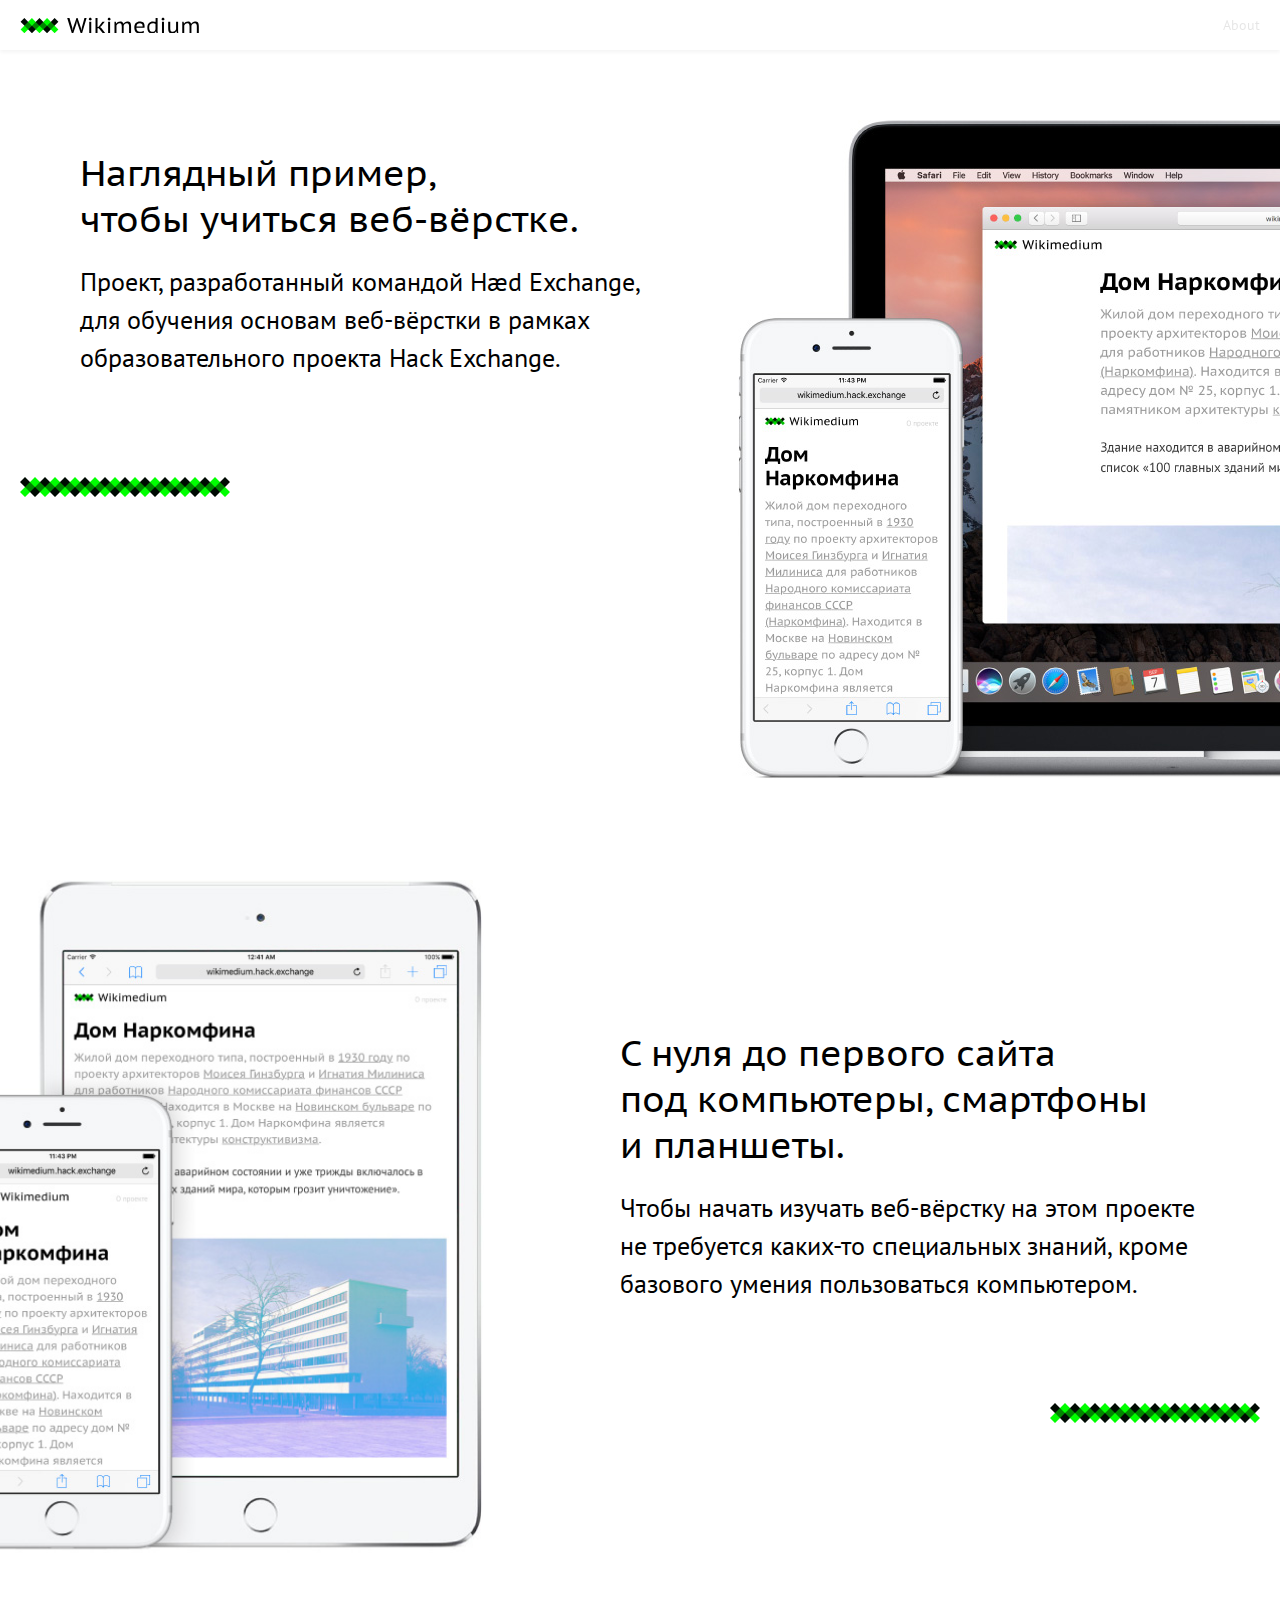
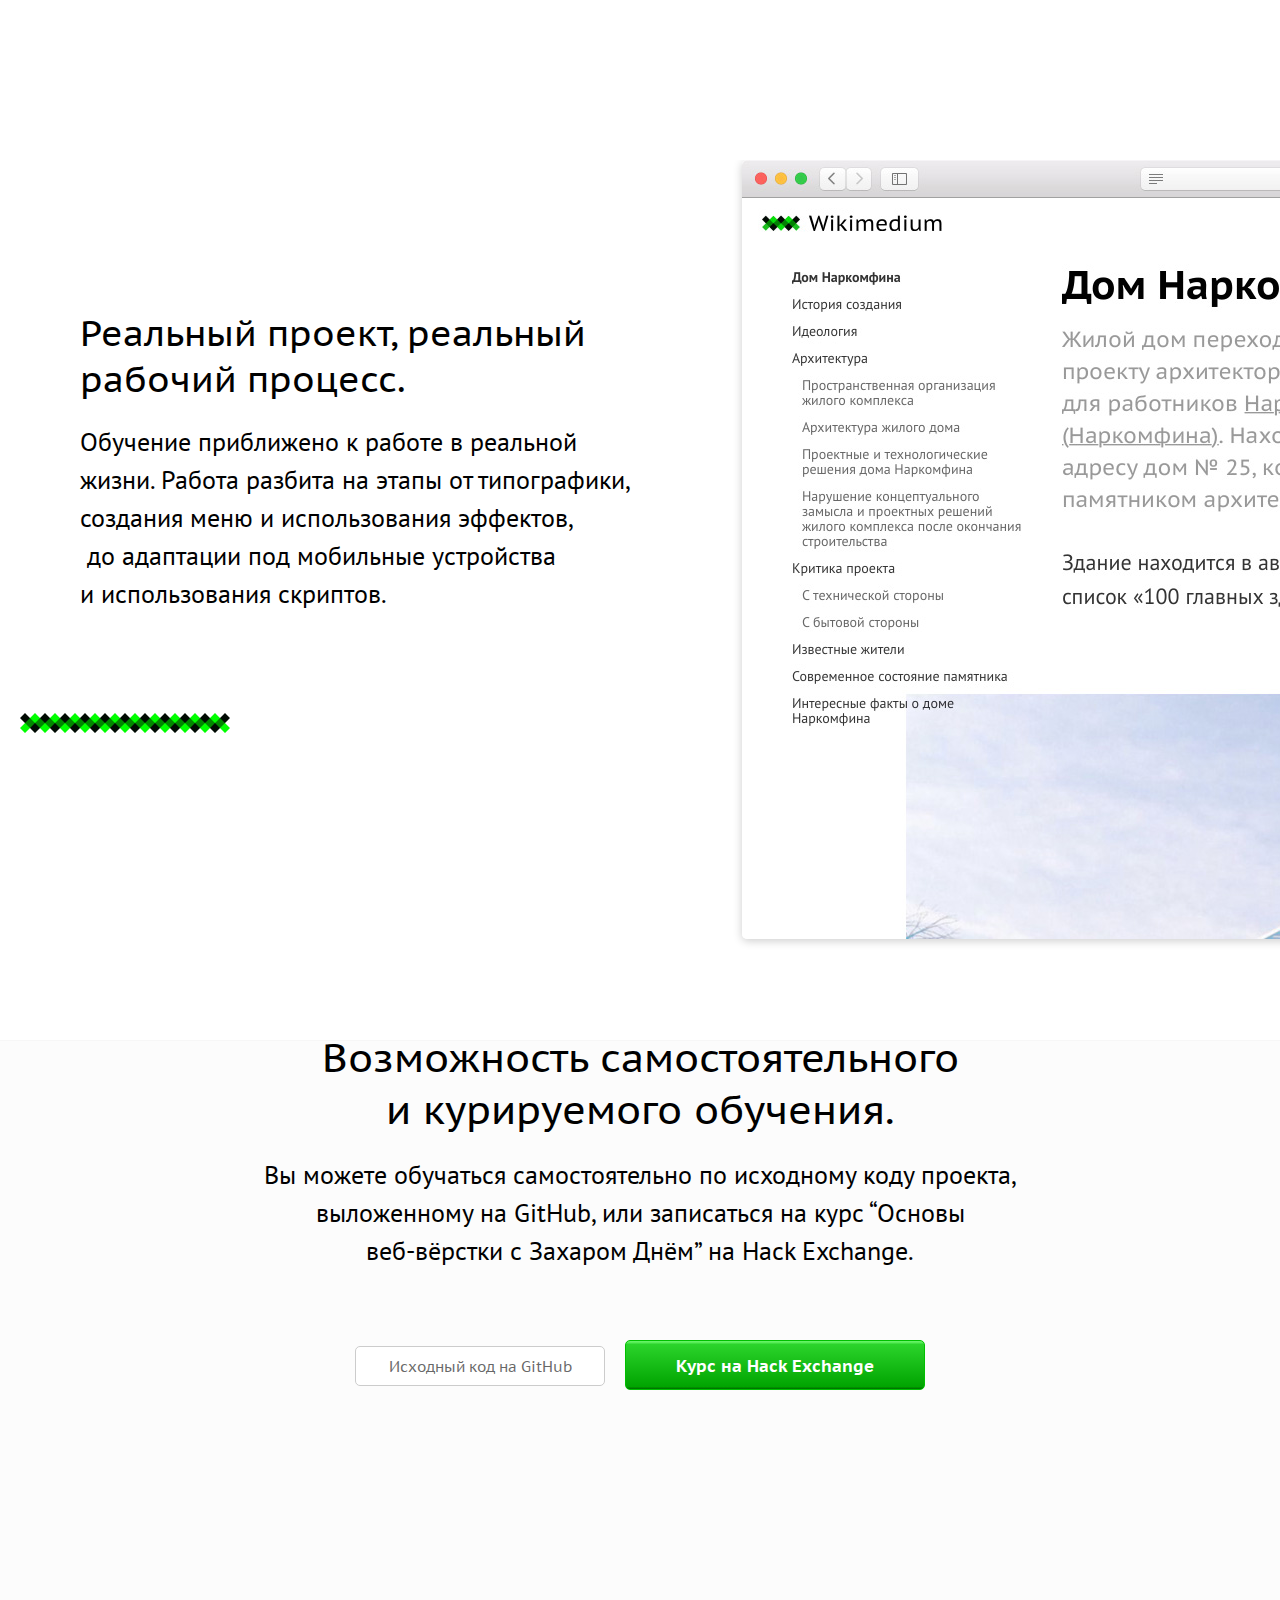
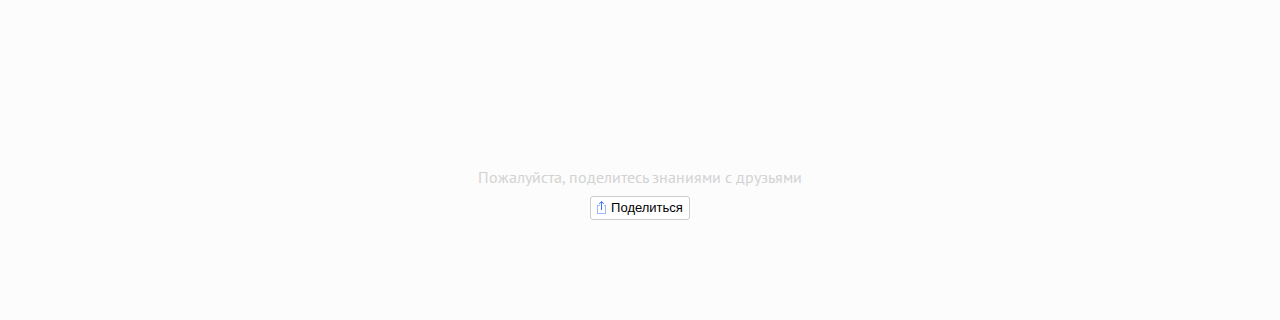
<file: index.html>
<!DOCTYPE html>
<html>
  <head>
    <meta charset="utf-8">
    <meta name="viewport"           content="width=device-width">
    <meta name="keywords"           content="бусидо самурай wikimedium moscoding">
    <meta name="description"        content="Все посты">

    <meta property="og:type"        content="article">
    <meta property="og:url"         content="http://wikimedium.hack.exchange">
    <meta property="og:title"       content="Все посты">
    <meta property="og:description" content="Все посты">
    <meta property="og:image"       content="http://wikimedium.hack.exchange/images/share.png">

    <title>Все посты</title>
    <link rel="icon" type="image/x-icon" href="favicon.ico">
    <link rel="icon" type="image/png" href="favicon.png">
    <link rel="stylesheet" href="stylesheets/style.css">
    <script src="javascripts/jquery.js" charset="utf-8"></script>
    <script src="javascripts/social-likes.min.js" charset="utf-8"></script>
  </head>
  <body class="landing">

    <section class="landingWrapper">

      <nav class="menubar">
        <div>
          <a class="logo"  href="posts_busido.html"></a>
          <a class="about" href="index.html">About</a>
        </div>
      </nav>

      <section class="mainSection left">
        <section>
          <h2>
            Наглядный пример,<br>
            чтобы учиться веб-вёрстке.
          </h2>
          <p>
            Проект, разработанный командой Hæd Exchange,<br>
            для обучения основам веб-вёрстки в рамках<br>
            образовательного проекта Hack Exchange.
          </p>
          <figure class="pattern"></figure>
        </section>

        <figure class="mockup" id="mockup1"></figure>
      </section>

      <section class="mainSection right">
        <section>
          <h2>
            С нуля до первого сайта<br>
            под компьютеры, смартфоны<br>
            и планшеты.
          </h2>
          <p>
            Чтобы начать изучать веб-вёрстку на этом проекте<br>
            не требуется каких-то специальных знаний, кроме<br>
            базового умения пользоваться компьютером.
          </p>
          <figure class="pattern"></figure>
        </section>

        <figure class="mockup" id="mockup2"></figure>
      </section>

      <section class="mainSection left">
        <section>
          <h2>
            Реальный проект, реальный<br>
            рабочий процесс.
          </h2>
          <p>
            Обучение приближено к работе в реальной<br>
            жизни. Работа разбита на этапы от типографики,<br>
            создания меню и использования эффектов,<br>
             до адаптации под мобильные устройства <br>
            и использования скриптов.
          </p>
          <figure class="pattern"></figure>
        </section>

        <figure class="mockup" id="mockup3"></figure>
      </section>

      <section class="mainSection center">
        <section>
          <h2>
            Возможность самостоятельного<br>
            и курируемого обучения.
          </h2>
          <p>
            Вы можете обучаться самостоятельно по исходному<br class="compact">
            коду проекта,<br class="full">
            выложенному на GitHub, или записаться<br class="compact">
            на курс “Основы<br class="full">
            веб-вёрстки с Захаром Днём”<br class="compact">
            на Hack Exchange.
          </p>

          <nav>
            <a class="btn small white" href="#">Исходный код на GitHub</a>
            <a class="btn large green" href="#">Курс на Hack Exchange</a>
          </nav>
        </section>

        <footer class="share">
          <p>Пожалуйста, поделитесь знаниями с друзьями</p>

          <div class="social-likes social-likes_single" data-counters="no" data-url="http://wikimedium.hack.exchange" data-single-title="Поделиться">
            <div class="facebook" title="Поделиться ссылкой на Фейсбуке">Facebook</div>
            <div class="twitter" title="Поделиться ссылкой в Твиттере">Twitter</div>
            <div class="vkontakte" title="Поделиться ссылкой во Вконтакте">Вконтакте</div>
          </div>
        </footer>
      </section>
    </section>

  </body>
</html>
</file>
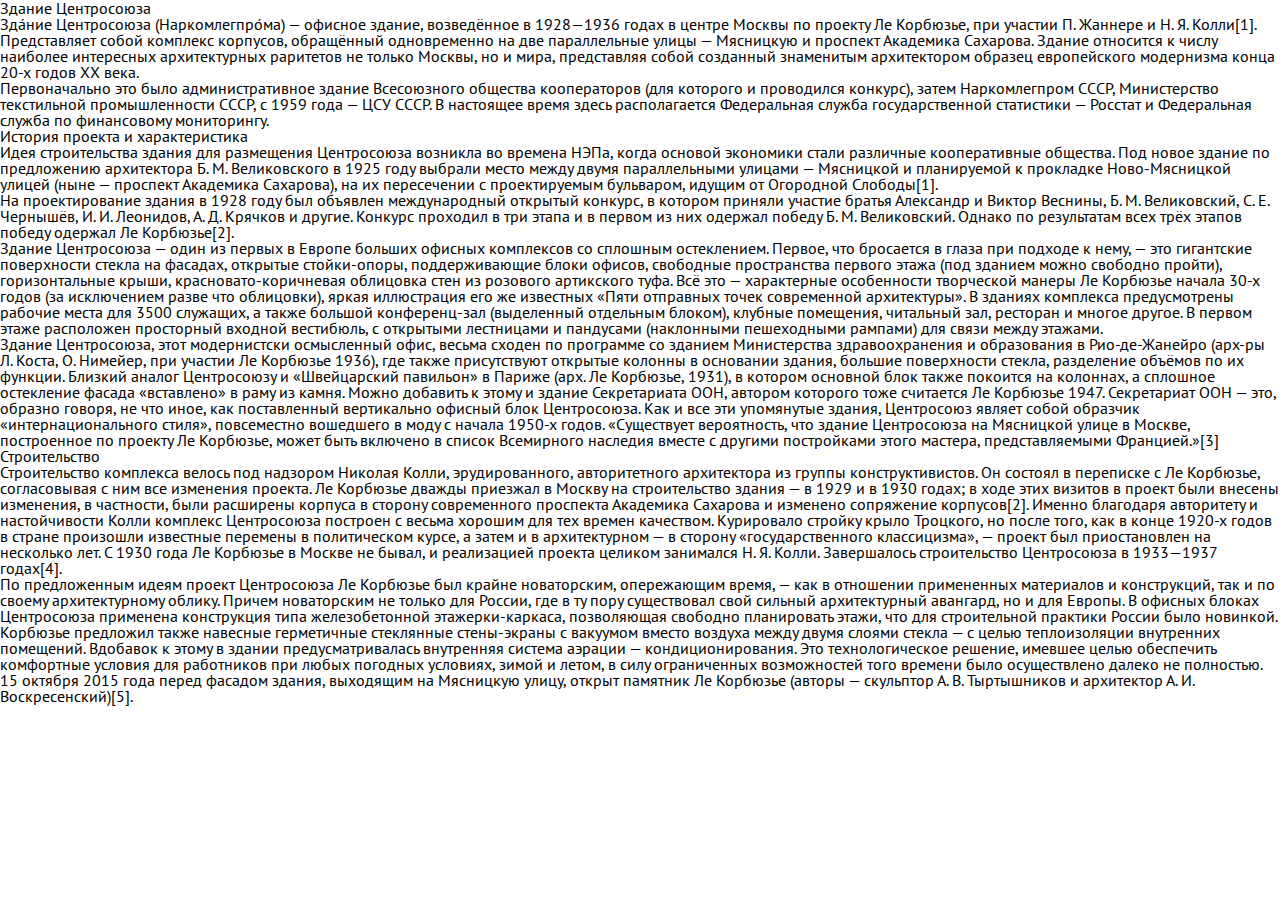
<file: centrosouz.html>
<!DOCTYPE html>
<html>
  <head>
    <meta charset="utf-8">
    <title>Здание Центросоюза</title>
    <link rel="stylesheet" href="stylesheets/style.css">

  </head>
  <body>
    <h1>Здание Центросоюза</h1>
    <p>Зда́ние <a target="_blank" href="https://ru.wikipedia.org/wiki/%D0%A6%D0%B5%D0%BD%D1%82%D1%80%D0%BE%D1%81%D0%BE%D1%8E%D0%B7">Центросоюза</a> (Наркомлегпро́ма) — офисное здание, возведённое в 1928—1936 годах в центре Москвы по проекту <a target="_blank" href="https://ru.wikipedia.org/wiki/%D0%9B%D0%B5_%D0%9A%D0%BE%D1%80%D0%B1%D1%8E%D0%B7%D1%8C%D0%B5">Ле Корбюзье</a>, при участии <a target="_blank" href="https://ru.wikipedia.org/wiki/%D0%96%D0%B0%D0%BD%D0%BD%D0%B5%D1%80%D0%B5,_%D0%9F%D1%8C%D0%B5%D1%80">П. Жаннере</a> и <a target="_blank" href="https://ru.wikipedia.org/wiki/%D0%9A%D0%BE%D0%BB%D0%BB%D0%B8,_%D0%9D%D0%B8%D0%BA%D0%BE%D0%BB%D0%B0%D0%B9_%D0%94%D0%B6%D0%B5%D0%BC%D1%81%D0%BE%D0%B2%D0%B8%D1%87">Н. Я. Колли</a>[1]. Представляет собой комплекс корпусов, обращённый одновременно на две параллельные улицы — <a target="_blank" href="https://ru.wikipedia.org/wiki/%D0%9C%D1%8F%D1%81%D0%BD%D0%B8%D1%86%D0%BA%D0%B0%D1%8F_%D1%83%D0%BB%D0%B8%D1%86%D0%B0">Мясницкую</a> и <a target="_blank" href="https://ru.wikipedia.org/wiki/%D0%9F%D1%80%D0%BE%D1%81%D0%BF%D0%B5%D0%BA%D1%82_%D0%90%D0%BA%D0%B0%D0%B4%D0%B5%D0%BC%D0%B8%D0%BA%D0%B0_%D0%A1%D0%B0%D1%85%D0%B0%D1%80%D0%BE%D0%B2%D0%B0_(%D0%9C%D0%BE%D1%81%D0%BA%D0%B2%D0%B0)">проспект Академика Сахарова</a>. Здание относится к числу наиболее интересных архитектурных раритетов не только Москвы, но и мира, представляя собой созданный знаменитым архитектором образец европейского <a target="_blank" href="https://ru.wikipedia.org/wiki/%D0%90%D1%80%D1%85%D0%B8%D1%82%D0%B5%D0%BA%D1%82%D1%83%D1%80%D0%BD%D1%8B%D0%B9_%D0%BC%D0%BE%D0%B4%D0%B5%D1%80%D0%BD%D0%B8%D0%B7%D0%BC">модернизма</a> конца 20-х годов XX века.</p>
    <p>Первоначально это было административное здание Всесоюзного общества кооператоров (для которого и проводился конкурс), затем Наркомлегпром СССР, Министерство текстильной промышленности СССР, с <a target="_blank" href="https://ru.wikipedia.org/wiki/1959_%D0%B3%D0%BE%D0%B4">1959 года</a> — ЦСУ СССР. В настоящее время здесь располагается <a target="_blank" href="https://ru.wikipedia.org/wiki/%D0%A4%D0%B5%D0%B4%D0%B5%D1%80%D0%B0%D0%BB%D1%8C%D0%BD%D0%B0%D1%8F_%D1%81%D0%BB%D1%83%D0%B6%D0%B1%D0%B0_%D0%B3%D0%BE%D1%81%D1%83%D0%B4%D0%B0%D1%80%D1%81%D1%82%D0%B2%D0%B5%D0%BD%D0%BD%D0%BE%D0%B9_%D1%81%D1%82%D0%B0%D1%82%D0%B8%D1%81%D1%82%D0%B8%D0%BA%D0%B8">Федеральная служба государственной статистики</a> — Росстат и <a target="_blank" href="https://ru.wikipedia.org/wiki/%D0%A4%D0%B5%D0%B4%D0%B5%D1%80%D0%B0%D0%BB%D1%8C%D0%BD%D0%B0%D1%8F_%D1%81%D0%BB%D1%83%D0%B6%D0%B1%D0%B0_%D0%BF%D0%BE_%D1%84%D0%B8%D0%BD%D0%B0%D0%BD%D1%81%D0%BE%D0%B2%D0%BE%D0%BC%D1%83_%D0%BC%D0%BE%D0%BD%D0%B8%D1%82%D0%BE%D1%80%D0%B8%D0%BD%D0%B3%D1%83">Федеральная служба по финансовому мониторингу</a>.</p>

    <h2>История проекта и характеристика</h2>
    <p>Идея строительства здания для размещения Центросоюза возникла во времена <a target="_blank" href="https://ru.wikipedia.org/wiki/%D0%9D%D0%BE%D0%B2%D0%B0%D1%8F_%D1%8D%D0%BA%D0%BE%D0%BD%D0%BE%D0%BC%D0%B8%D1%87%D0%B5%D1%81%D0%BA%D0%B0%D1%8F_%D0%BF%D0%BE%D0%BB%D0%B8%D1%82%D0%B8%D0%BA%D0%B0">НЭПа</a>, когда основой экономики стали различные кооперативные общества. Под новое здание по предложению архитектора <a target="_blank" href="https://ru.wikipedia.org/wiki/%D0%92%D0%B5%D0%BB%D0%B8%D0%BA%D0%BE%D0%B2%D1%81%D0%BA%D0%B8%D0%B9,_%D0%91%D0%BE%D1%80%D0%B8%D1%81_%D0%9C%D0%B8%D1%85%D0%B0%D0%B9%D0%BB%D0%BE%D0%B2%D0%B8%D1%87">Б. М. Великовского</a> в 1925 году выбрали место между двумя параллельными улицами — <a target="_blank" href="https://ru.wikipedia.org/wiki/%D0%9C%D1%8F%D1%81%D0%BD%D0%B8%D1%86%D0%BA%D0%B0%D1%8F_%D1%83%D0%BB%D0%B8%D1%86%D0%B0">Мясницкой</a> и планируемой к прокладке Ново-Мясницкой улицей (ныне — <a target="_blank" href="https://ru.wikipedia.org/wiki/%D0%9F%D1%80%D0%BE%D1%81%D0%BF%D0%B5%D0%BA%D1%82_%D0%90%D0%BA%D0%B0%D0%B4%D0%B5%D0%BC%D0%B8%D0%BA%D0%B0_%D0%A1%D0%B0%D1%85%D0%B0%D1%80%D0%BE%D0%B2%D0%B0_(%D0%9C%D0%BE%D1%81%D0%BA%D0%B2%D0%B0)">проспект Академика Сахарова</a>), на их пересечении с проектируемым бульваром, идущим от <a target="_blank" href="https://ru.wikipedia.org/wiki/%D0%9F%D0%B5%D1%80%D0%B5%D1%83%D0%BB%D0%BE%D0%BA_%D0%9E%D0%B3%D0%BE%D1%80%D0%BE%D0%B4%D0%BD%D0%B0%D1%8F_%D0%A1%D0%BB%D0%BE%D0%B1%D0%BE%D0%B4%D0%B0">Огородной Слободы</a>[1].</p>
    <p>На проектирование здания в 1928 году был объявлен международный открытый конкурс, в котором приняли участие братья <a target="_blank" href="https://ru.wikipedia.org/wiki/%D0%92%D0%B5%D1%81%D0%BD%D0%B8%D0%BD,_%D0%90%D0%BB%D0%B5%D0%BA%D1%81%D0%B0%D0%BD%D0%B4%D1%80_%D0%90%D0%BB%D0%B5%D0%BA%D1%81%D0%B0%D0%BD%D0%B4%D1%80%D0%BE%D0%B2%D0%B8%D1%87">Александр</a> и <a target="_blank" href="https://ru.wikipedia.org/wiki/%D0%92%D0%B5%D1%81%D0%BD%D0%B8%D0%BD,_%D0%92%D0%B8%D0%BA%D1%82%D0%BE%D1%80_%D0%90%D0%BB%D0%B5%D0%BA%D1%81%D0%B0%D0%BD%D0%B4%D1%80%D0%BE%D0%B2%D0%B8%D1%87">Виктор</a> <a target="_blank" href="https://ru.wikipedia.org/wiki/%D0%92%D0%B5%D1%81%D0%BD%D0%B8%D0%BD%D1%8B">Веснины</a>, Б. М. Великовский, <a target="_blank" href="https://ru.wikipedia.org/wiki/%D0%A7%D0%B5%D1%80%D0%BD%D1%8B%D1%88%D1%91%D0%B2,_%D0%A1%D0%B5%D1%80%D0%B3%D0%B5%D0%B9_%D0%95%D0%B3%D0%BE%D1%80%D0%BE%D0%B2%D0%B8%D1%87">С. Е. Чернышёв</a>, <a target="_blank" href="https://ru.wikipedia.org/wiki/%D0%9B%D0%B5%D0%BE%D0%BD%D0%B8%D0%B4%D0%BE%D0%B2,_%D0%98%D0%B2%D0%B0%D0%BD_%D0%98%D0%BB%D1%8C%D0%B8%D1%87">И. И. Леонидов</a>, <a target="_blank" href="https://ru.wikipedia.org/wiki/%D0%9A%D1%80%D1%8F%D1%87%D0%BA%D0%BE%D0%B2,_%D0%90%D0%BD%D0%B4%D1%80%D0%B5%D0%B9_%D0%94%D0%BC%D0%B8%D1%82%D1%80%D0%B8%D0%B5%D0%B2%D0%B8%D1%87">А. Д. Крячков</a> и другие. Конкурс проходил в три этапа и в первом из них одержал победу Б. М. Великовский. Однако по результатам всех трёх этапов победу одержал <a target="_blank" href="https://ru.wikipedia.org/wiki/%D0%9B%D0%B5_%D0%9A%D0%BE%D1%80%D0%B1%D1%8E%D0%B7%D1%8C%D0%B5">Ле Корбюзье</a>[2].</p>
    <p>Здание Центросоюза — один из первых в Европе больших офисных комплексов со сплошным остеклением. Первое, что бросается в глаза при подходе к нему, — это гигантские поверхности стекла на фасадах, открытые стойки-опоры, поддерживающие блоки офисов, свободные пространства первого этажа (под зданием можно свободно пройти), горизонтальные крыши, красновато-коричневая облицовка стен из розового артикского туфа. Всё это — характерные особенности творческой манеры Ле Корбюзье начала 30-х годов (за исключением разве что облицовки), яркая иллюстрация его же известных «<a target="_blank" href="https://ru.wikipedia.org/wiki/%D0%9F%D1%8F%D1%82%D1%8C_%D0%BE%D1%82%D0%BF%D1%80%D0%B0%D0%B2%D0%BD%D1%8B%D1%85_%D1%82%D0%BE%D1%87%D0%B5%D0%BA_%D1%81%D0%BE%D0%B2%D1%80%D0%B5%D0%BC%D0%B5%D0%BD%D0%BD%D0%BE%D0%B9_%D0%B0%D1%80%D1%85%D0%B8%D1%82%D0%B5%D0%BA%D1%82%D1%83%D1%80%D1%8B">Пяти отправных точек современной архитектуры</a>». В зданиях комплекса предусмотрены рабочие места для 3500 служащих, а также большой конференц-зал (выделенный отдельным блоком), клубные помещения, читальный зал, ресторан и многое другое. В первом этаже расположен просторный входной <a target="_blank" href="https://ru.wikipedia.org/wiki/%D0%92%D0%B5%D1%81%D1%82%D0%B8%D0%B1%D1%8E%D0%BB%D1%8C">вестибюль</a>, с открытыми лестницами и пандусами (наклонными пешеходными рампами) для связи между этажами.</p>
    <p>Здание Центросоюза, этот модернистски осмысленный офис, весьма сходен по программе со зданием Министерства здравоохранения и образования в Рио-де-Жанейро (арх-ры Л. Коста, <a target="_blank" href="https://ru.wikipedia.org/wiki/%D0%9D%D0%B8%D0%BC%D0%B5%D0%B9%D0%B5%D1%80,_%D0%9E%D1%81%D0%BA%D0%B0%D1%80">О. Нимейер</a>, при участии Ле Корбюзье <a target="_blank" href="https://ru.wikipedia.org/wiki/1936">1936</a>), где также присутствуют открытые колонны в основании здания, большие поверхности стекла, разделение объёмов по их функции. Близкий аналог Центросоюзу и «Швейцарский павильон» в Париже (арх. Ле Корбюзье, <a target="_blank" href="https://ru.wikipedia.org/wiki/1931">1931</a>), в котором основной блок также покоится на колоннах, а сплошное остекление фасада «вставлено» в раму из камня. Можно добавить к этому и здание Секретариата ООН, автором которого тоже считается Ле Корбюзье <a target="_blank" href="https://ru.wikipedia.org/wiki/1947">1947</a>. Секретариат ООН — это, образно говоря, не что иное, как поставленный вертикально офисный блок Центросоюза. Как и все эти упомянутые здания, Центросоюз являет собой образчик «<a target="_blank" href="https://ru.wikipedia.org/wiki/%D0%98%D0%BD%D1%82%D0%B5%D1%80%D0%BD%D0%B0%D1%86%D0%B8%D0%BE%D0%BD%D0%B0%D0%BB%D1%8C%D0%BD%D1%8B%D0%B9_%D1%81%D1%82%D0%B8%D0%BB%D1%8C">интернационального стиля</a>», повсеместно вошедшего в моду с начала 1950-х годов. «Существует вероятность, что здание Центросоюза на Мясницкой улице в Москве, построенное по проекту Ле Корбюзье, может быть включено в список <a target="_blank" href="https://ru.wikipedia.org/wiki/%D0%92%D1%81%D0%B5%D0%BC%D0%B8%D1%80%D0%BD%D0%BE%D0%B5_%D0%BD%D0%B0%D1%81%D0%BB%D0%B5%D0%B4%D0%B8%D0%B5">Всемирного наследия</a> вместе с другими постройками этого мастера, представляемыми Францией.»[3]</p>

    <h2>Строительство</h2>
    <p>Строительство комплекса велось под надзором <a target="_blank" href="https://ru.wikipedia.org/wiki/%D0%9A%D0%BE%D0%BB%D0%BB%D0%B8,_%D0%9D%D0%B8%D0%BA%D0%BE%D0%BB%D0%B0%D0%B9_%D0%AF%D0%BA%D0%BE%D0%B2%D0%BB%D0%B5%D0%B2%D0%B8%D1%87">Николая Колли</a>, эрудированного, авторитетного архитектора из группы конструктивистов. Он состоял в переписке с Ле Корбюзье, согласовывая с ним все изменения проекта. Ле Корбюзье дважды приезжал в Москву на строительство здания — в 1929 и в 1930 годах; в ходе этих визитов в проект были внесены изменения, в частности, были расширены корпуса в сторону современного проспекта Академика Сахарова и изменено сопряжение корпусов[2]. Именно благодаря авторитету и настойчивости Колли комплекс Центросоюза построен с весьма хорошим для тех времен качеством. Курировало стройку крыло Троцкого, но после того, как в конце 1920-х годов в стране произошли известные перемены в политическом курсе, а затем и в архитектурном — в сторону «государственного <a target="_blank" href="https://ru.wikipedia.org/wiki/%D0%9A%D0%BB%D0%B0%D1%81%D1%81%D0%B8%D1%86%D0%B8%D0%B7%D0%BC">классицизма</a>», — проект был приостановлен на несколько лет. С 1930 года Ле Корбюзье в Москве не бывал, и реализацией проекта целиком занимался Н. Я. Колли. Завершалось строительство Центросоюза в 1933—1937 годах[4].</p>
    <p>По предложенным идеям проект Центросоюза <a target="_blank" href="https://ru.wikipedia.org/wiki/%D0%9B%D0%B5_%D0%9A%D0%BE%D1%80%D0%B1%D1%8E%D0%B7%D1%8C%D0%B5">Ле Корбюзье</a> был крайне новаторским, опережающим время, — как в отношении примененных материалов и конструкций, так и по своему архитектурному облику. Причем новаторским не только для России, где в ту пору существовал свой сильный <a target="_blank" href="https://ru.wikipedia.org/wiki/%D0%9A%D0%BE%D0%BD%D1%81%D1%82%D1%80%D1%83%D0%BA%D1%82%D0%B8%D0%B2%D0%B8%D0%B7%D0%BC_(%D0%B8%D1%81%D0%BA%D1%83%D1%81%D1%81%D1%82%D0%B2%D0%BE)">архитектурный авангард</a>, но и для Европы. В офисных блоках Центросоюза применена конструкция типа <a target="_blank" href="https://ru.wikipedia.org/wiki/%D0%96%D0%B5%D0%BB%D0%B5%D0%B7%D0%BE%D0%B1%D0%B5%D1%82%D0%BE%D0%BD">железобетонной</a> этажерки-каркаса, позволяющая свободно планировать этажи, что для строительной практики России было новинкой. Корбюзье предложил также навесные герметичные стеклянные стены-экраны с вакуумом вместо воздуха между двумя слоями стекла — с целью теплоизоляции внутренних помещений. Вдобавок к этому в здании предусматривалась внутренняя система аэрации — <a target="_blank" href="https://ru.wikipedia.org/wiki/%D0%9A%D0%BE%D0%BD%D0%B4%D0%B8%D1%86%D0%B8%D0%BE%D0%BD%D0%B8%D1%80%D0%BE%D0%B2%D0%B0%D0%BD%D0%B8%D0%B5">кондиционирования</a>. Это технологическое решение, имевшее целью обеспечить комфортные условия для работников при любых погодных условиях, зимой и летом, в силу ограниченных возможностей того времени было осуществлено далеко не полностью.</p>
    <p class="end"> 15 октября 2015 года перед фасадом здания, выходящим на Мясницкую улицу, открыт памятник Ле Корбюзье (авторы — скульптор А. В. Тыртышников и архитектор А. И. Воскресенский)[5].</p>

  </body>
</html>
</file>
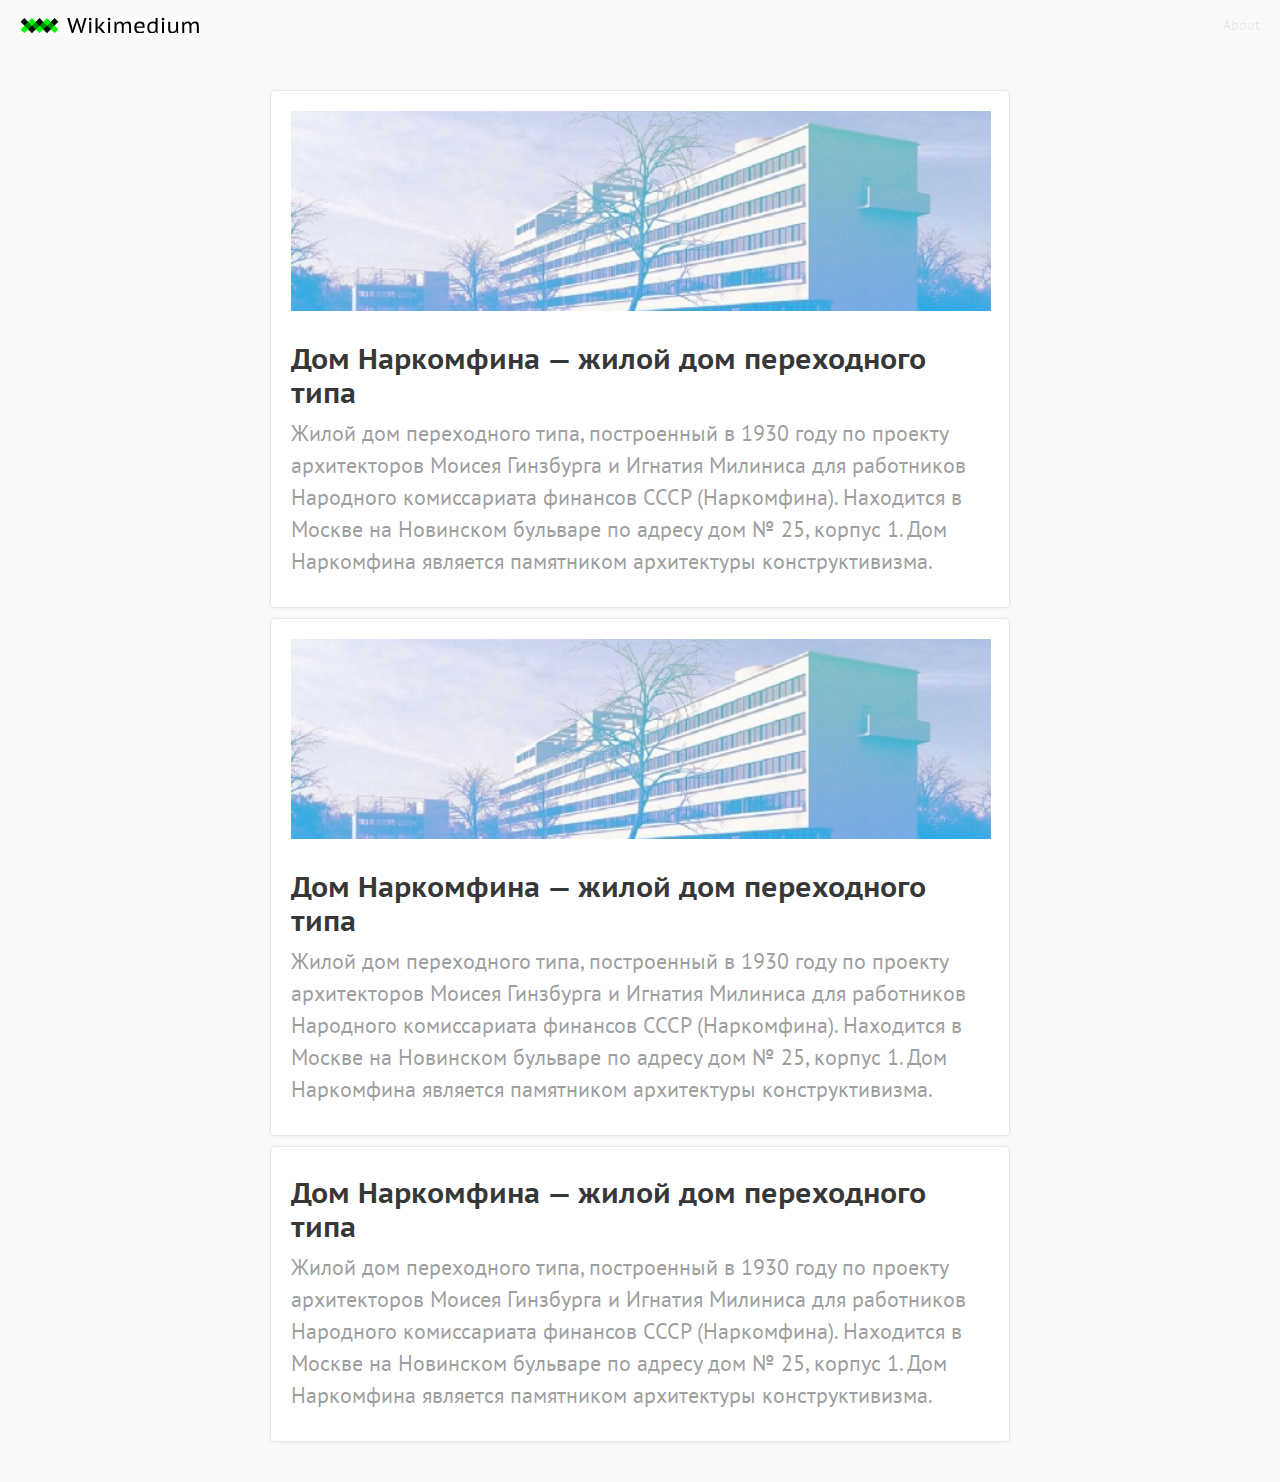
<file: posts.html>
<!DOCTYPE html>
<html>
  <head>
    <meta charset="utf-8">
    <link rel="stylesheet" href="stylesheets/style.css">
    <meta name="keywords:"          content="наркомфин wikimedium moscoding">
    <meta name="description"        content="Статья про Дом Наркомфин">

    <meta property="og:type"        content="article">
    <meta property="og:url"         content="http://wikimedium.hack.exchange/narkomfin.html">
    <meta property="og:title"       content="Все посты">
    <meta property="og:description" content="Все посты">
    <meta property="og:image"       content="file:///C:/Users/Krupskiy%20Konstantin/Documents/GitHub/MCS101-011-KKKonstantin/images/posts/posts_mockup.jpg">

    <title></title>

    <link rel="stylesheet" href="C:\Users\Krupskiy Konstantin\Documents\GitHub\MCS101-011-KKKonstantin\stylesheets\style.css">
    <script src="C:\Users\Krupskiy Konstantin\Documents\GitHub\MCS101-011-KKKonstantin\javascripts\jquery.js" charset="utf-8"></script>
    <script src="C:\Users\Krupskiy Konstantin\Documents\GitHub\MCS101-011-KKKonstantin\javascripts\social-likes.min.js" charset="utf-8"></script>
    <link rel="icon" type="image/x-icon" href="favicon.ico" />
    <link rel="icon" type="image/png" href="favicon.png" />

  </head>
  <body class="posts">

    <nav class="menubar">
      <div>
        <a class="logo" href="posts.html"></a>
        <a class="about" href="index.html">About</a>
      </div>
    </nav>

    <section class="postsFeed">
      <a href="narkomfin.html">
        <figure style="background-image: url(images/posts/posts_mockup.jpg);"></figure>
        <h2>Дом Наркомфина — жилой дом переходного типа</h2>
        <p>Жилой дом переходного типа, построенный в 1930 году по проекту архитекторов Моисея Гинзбурга и Игнатия Милиниса для работников Народного комиссариата финансов СССР (Наркомфина). Находится в Москве на Новинском бульваре по адресу дом № 25, корпус 1. Дом Наркомфина является памятником архитектуры конструктивизма.</p>
      </a>

      <a href="narkomfin.html">
        <figure style="background-image: url(images/posts/posts_mockup.jpg);"></figure>
        <h2>Дом Наркомфина — жилой дом переходного типа</h2>
        <p>Жилой дом переходного типа, построенный в 1930 году по проекту архитекторов Моисея Гинзбурга и Игнатия Милиниса для работников Народного комиссариата финансов СССР (Наркомфина). Находится в Москве на Новинском бульваре по адресу дом № 25, корпус 1. Дом Наркомфина является памятником архитектуры конструктивизма.</p>
      </a>

      <a href="narkomfin.html">
        <h2>Дом Наркомфина — жилой дом переходного типа</h2>
        <p>Жилой дом переходного типа, построенный в 1930 году по проекту архитекторов Моисея Гинзбурга и Игнатия Милиниса для работников Народного комиссариата финансов СССР (Наркомфина). Находится в Москве на Новинском бульваре по адресу дом № 25, корпус 1. Дом Наркомфина является памятником архитектуры конструктивизма.</p>
      </a>
    </section>

    <footer class="share">
      <div class="social-likes social-likes_single" data-counters="no" data-url="http://wikimedium.hack.exchange/posts/narkomfin.html" data-single-title="Поделиться">
      <div class="facebook" title="Поделиться ссылкой на Фейсбуке">Facebook</div>
      <div class="twitter" title="Поделиться ссылкой в Твиттере">Twitter</div>
      <div class="vkontakte" title="Поделиться ссылкой во Вконтакте">Вконтакте</div>
      <div class="odnoklassniki" title="Поделиться ссылкой в Одноклассниках">Одноклассники</div>
    </div>
    </footer>

  </body>
</html>
</file>
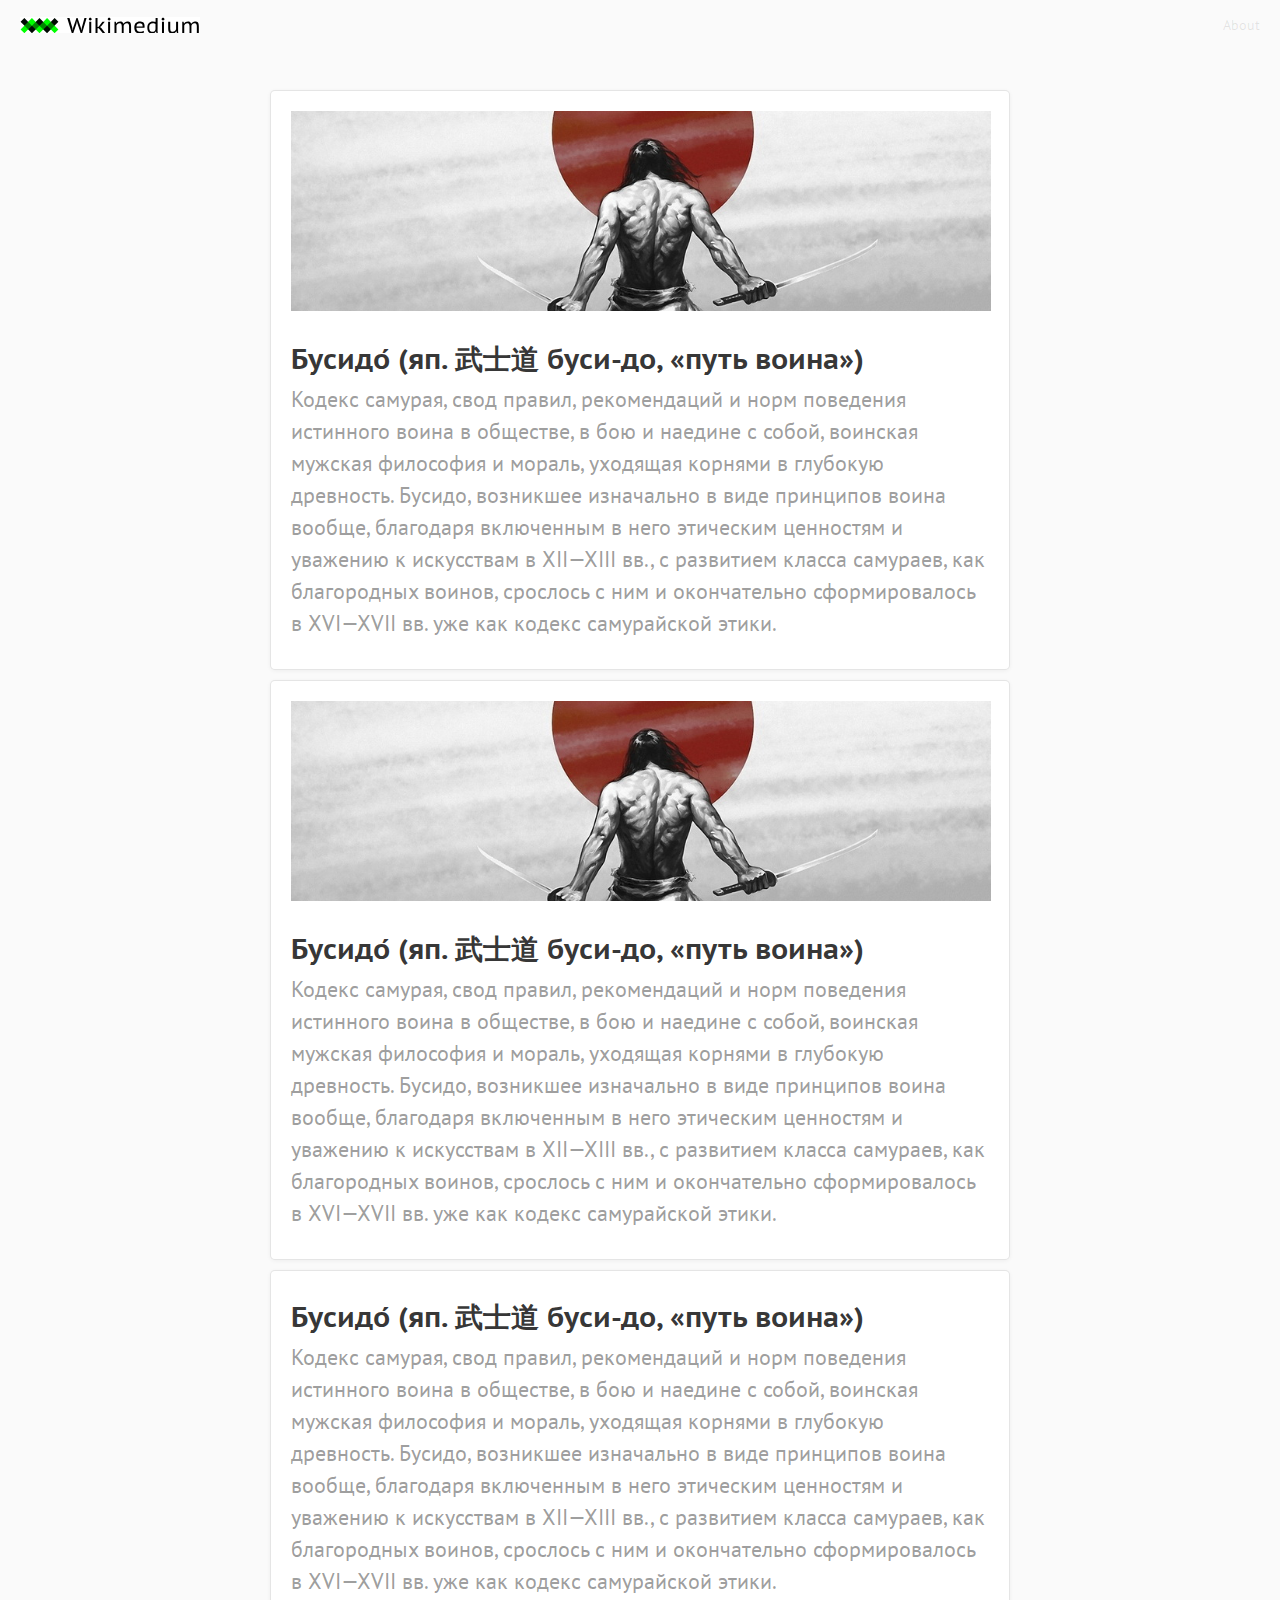
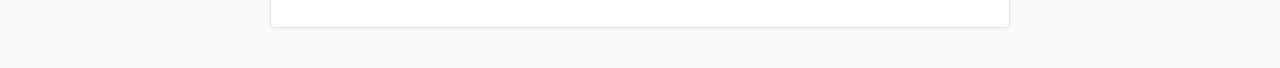
<file: posts_busido.html>
<!DOCTYPE html>
<html>
  <head>
    <meta charset="utf-8">
    <link rel="stylesheet" href="stylesheets/style.css">
    <meta name="keywords:"          content="наркомфин wikimedium moscoding">
    <meta name="description"        content="Статья про Дом Наркомфин">

    <meta property="og:type"        content="article">
    <meta property="og:url"         content="http://wikimedium.hack.exchange/busido.html">
    <meta property="og:title"       content="Все посты">
    <meta property="og:description" content="Все посты">
    <meta property="og:image"       content="file:///C:/Users/Krupskiy%20Konstantin/Documents/GitHub/MCS101-011-KKKonstantin/images/posts/posts_mockup.jpg">

    <title></title>

    <link rel="stylesheet" href="C:\Users\Krupskiy Konstantin\Documents\GitHub\MCS101-011-KKKonstantin\stylesheets\style.css">
    <script src="C:\Users\Krupskiy Konstantin\Documents\GitHub\MCS101-011-KKKonstantin\javascripts\jquery.js" charset="utf-8"></script>
    <script src="C:\Users\Krupskiy Konstantin\Documents\GitHub\MCS101-011-KKKonstantin\javascripts\social-likes.min.js" charset="utf-8"></script>
    <link rel="icon" type="image/x-icon" href="favicon.ico" />
    <link rel="icon" type="image/png" href="favicon.png" />

  </head>
  <body class="posts">

    <nav class="menubar">
      <div>
        <a class="logo" href="posts_busido.html"></a>
        <a class="about" href="index.html">About</a>
      </div>
    </nav>

    <section class="postsFeed">
      <a href="busido.html">
        <figure style="background-image: url(images/samurai/busido_mockup.jpg);"></figure>
        <h2>Бусидо́ (яп. 武士道 буси-до, «путь воина»)</h2>
        <p>Кодекс самурая, свод правил, рекомендаций и норм поведения истинного воина в обществе, в бою и наедине с собой, воинская мужская философия и мораль, уходящая корнями в глубокую древность. Бусидо, возникшее изначально в виде принципов воина вообще, благодаря включенным в него этическим ценностям и уважению к искусствам в XII—XIII вв., с развитием класса самураев, как благородных воинов, срослось с ним и окончательно сформировалось в XVI—XVII вв. уже как кодекс самурайской этики.</p>
      </a>

      <a href="busido.html">
        <figure style="background-image: url(images/samurai/busido_mockup.jpg);"></figure>
        <h2>Бусидо́ (яп. 武士道 буси-до, «путь воина»)</h2>
        <p>Кодекс самурая, свод правил, рекомендаций и норм поведения истинного воина в обществе, в бою и наедине с собой, воинская мужская философия и мораль, уходящая корнями в глубокую древность. Бусидо, возникшее изначально в виде принципов воина вообще, благодаря включенным в него этическим ценностям и уважению к искусствам в XII—XIII вв., с развитием класса самураев, как благородных воинов, срослось с ним и окончательно сформировалось в XVI—XVII вв. уже как кодекс самурайской этики.</p>
      </a>

      <a href="busido.html">
      <h2>Бусидо́ (яп. 武士道 буси-до, «путь воина»)</h2>
      <p>Кодекс самурая, свод правил, рекомендаций и норм поведения истинного воина в обществе, в бою и наедине с собой, воинская мужская философия и мораль, уходящая корнями в глубокую древность. Бусидо, возникшее изначально в виде принципов воина вообще, благодаря включенным в него этическим ценностям и уважению к искусствам в XII—XIII вв., с развитием класса самураев, как благородных воинов, срослось с ним и окончательно сформировалось в XVI—XVII вв. уже как кодекс самурайской этики.</p>
      </a>
    </section>

    <footer class="share">
      <div class="social-likes social-likes_single" data-counters="no" data-url="http://wikimedium.hack.exchange/posts/busido.html" data-single-title="Поделиться">
      <div class="facebook" title="Поделиться ссылкой на Фейсбуке">Facebook</div>
      <div class="twitter" title="Поделиться ссылкой в Твиттере">Twitter</div>
      <div class="vkontakte" title="Поделиться ссылкой во Вконтакте">Вконтакте</div>
      <div class="odnoklassniki" title="Поделиться ссылкой в Одноклассниках">Одноклассники</div>
    </div>
    </footer>

  </body>
</html>
</file>
<file: stylesheets/style.css>
@import "reset.css";
@import url('https://fonts.googleapis.com/css?family=PT+Sans+Caption:400,700|PT+Sans:400,400i,700,700i');

@import "layout.css";
@import "sidebar.css";
@import "article.css";
@import "menubar.css";
@import "posts.css";
@import "social-likes_birman.css";
@import "landing.css";
@import "ui.css"
</file>
